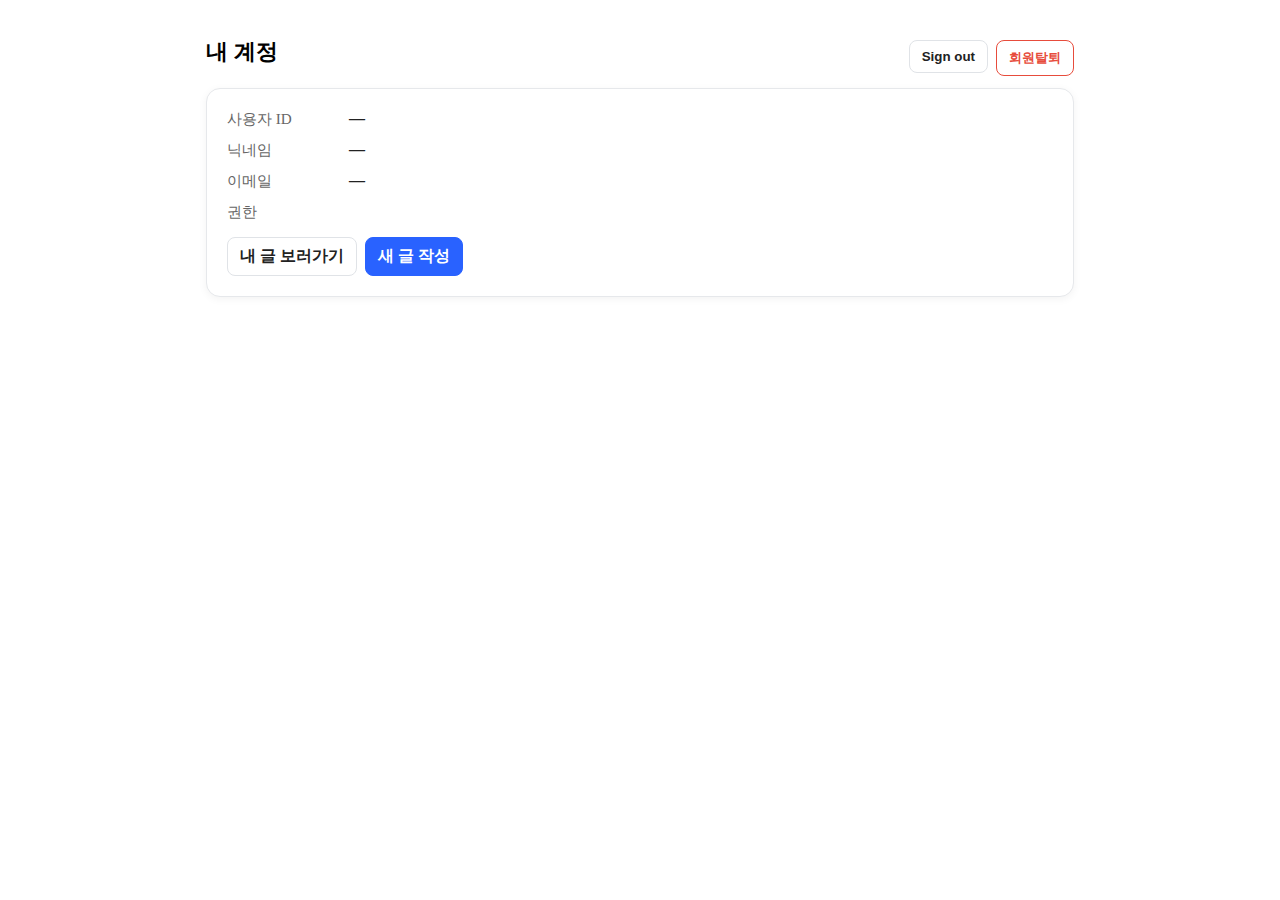
<file: backend/src/main/resources/templates/account/index.html>
<!DOCTYPE html>
<html lang="ko-KR"
      layout:decorate="~{layout}"
      xmlns:layout="http://www.ultraq.net.nz/thymeleaf/layout"
      xmlns:sec="https://www.thymeleaf.org/extras/spring-security"
      xmlns:th="http://www.thymeleaf.org">
<head>
    <title>내 계정</title>

    <style>
        .account-bg {
            padding: 18px 0 28px;
        }

        .account-wrap {
            max-width: 900px;
            margin: 0 auto;
            padding: 0 16px;
            box-sizing: border-box;
        }

        .account-head {
            display: flex;
            align-items: center;
            justify-content: space-between;
            margin-bottom: 12px;
        }

        .account-title {
            margin: 0;
            font-size: 1.4rem;
        }

        .account-card {
            background: #fff;
            border: 1px solid #e6e8eb;
            border-radius: 14px;
            padding: 20px;
            box-shadow: 0 2px 8px rgba(0, 0, 0, .05);
        }

        .account-list {
            display: grid;
            gap: 10px;
            margin: 0;
        }

        .account-row {
            display: flex;
            gap: 12px;
            align-items: baseline;
        }

        .account-row dt {
            width: 110px;
            color: #666;
            font-size: .95rem;
        }

        .account-row dd {
            margin: 0;
            font-weight: 700;
            color: #222;
        }

        .roles {
            display: flex;
            gap: 6px;
            flex-wrap: wrap;
        }

        .role-badge {
            padding: 2px 8px;
            border-radius: 999px;
            font-size: .85rem;
            font-weight: 700;
            color: #fff;
        }

        .role-badge.admin {
            background: #e74c3c;
        }

        .role-badge.mod {
            background: #f39c12;
        }

        .role-badge.user {
            background: #27ae60;
        }

        .account-actions {
            display: flex;
            gap: 8px;
            flex-wrap: wrap;
            margin-top: 14px;
        }

        .btn {
            appearance: none;
            border: 1px solid #e0e3e7;
            background: #fff;
            color: #222;
            border-radius: 8px;
            padding: 8px 12px;
            font-weight: 700;
            cursor: pointer;
        }

        .btn.primary {
            border-color: #2962ff;
            background: #2962ff;
            color: #fff;
        }

        .btn.danger {
            border-color: #e74c3c;
            color: #e74c3c;
            background: #fff;
        }

        .account-empty a {
            color: #2962ff;
            text-decoration: none;
            font-weight: 700;
        }

        @media (max-width: 720px) {
            .account-row {
                flex-direction: column;
                gap: 4px
            }

            .account-row dt {
                width: auto
            }
        }
    </style>
</head>
<body>
<section class="account-bg" layout:fragment="content">
    <div class="account-wrap">
        <div class="account-head">
            <h1 class="account-title">내 계정</h1>
            <div class="account-actions">
                <form method="post" style="margin:0" th:action="@{/auth/signout}">
                    <input th:if="${_csrf}" th:name="${_csrf.parameterName}" th:value="${_csrf.token}"
                           type="hidden"/>
                    <button class="btn" type="submit">Sign out</button>
                </form>
                <!-- 회원탈퇴 트리거 -->
                <button class="btn danger" data-modal-target="deleteAccountModal" type="button">회원탈퇴</button>
            </div>
        </div>

        <div class="account-card">
            <dl class="account-list">
                <div class="account-row">
                    <dt>사용자 ID</dt>
                    <dd sec:authentication="principal.appUser.userId">—</dd>
                </div>
                <div class="account-row">
                    <dt>닉네임</dt>
                    <dd sec:authentication="principal.appUser.nickname">—</dd>
                </div>
                <div class="account-row">
                    <dt>이메일</dt>
                    <dd sec:authentication="principal.appUser.email">—</dd>
                </div>
                <div class="account-row">
                    <dt>권한</dt>
                    <dd>
                        <div class="roles" th:with="roles=${#authentication.principal.appUser.roles}">
                <span class="role-badge"
                      th:classappend="${r.name()=='ADMIN'} ? ' admin' : (${r.name()=='MOD'} ? ' mod' : ' user')"
                      th:each="r : ${roles}"
                      th:text="${r}">USER</span>
                        </div>
                    </dd>
                </div>
            </dl>

            <div class="account-actions">
                <a class="btn" th:href="@{/posts}">내 글 보러가기</a>
                <a class="btn primary" th:href="@{/posts}">새 글 작성</a>
            </div>
        </div>

        <!-- 탈퇴 제출용 숨은 폼 -->
        <form id="deleteAccountForm" method="post" style="display:none" th:action="@{/account/delete}">
            <input th:if="${_csrf}" th:name="${_csrf.parameterName}" th:value="${_csrf.token}" type="hidden"/>
        </form>

        <!-- 모달 -->
        <div th:replace="~{fragments/modal :: confirm('deleteAccountModal','회원탈퇴','정말로 계정을 삭제하시겠습니까?<br>이 작업은 되돌릴 수 없습니다.','네, 탈퇴합니다','취소', true)}"></div>

        <script>
            // 모달에 제출 대상 폼 연결
            document.addEventListener('DOMContentLoaded', function () {
                var modal = document.getElementById('deleteAccountModal');
                if (modal) modal.setAttribute('data-modal-submit', '#deleteAccountForm');
            });
        </script>
    </div>
</section>
</body>
</html>
</file>
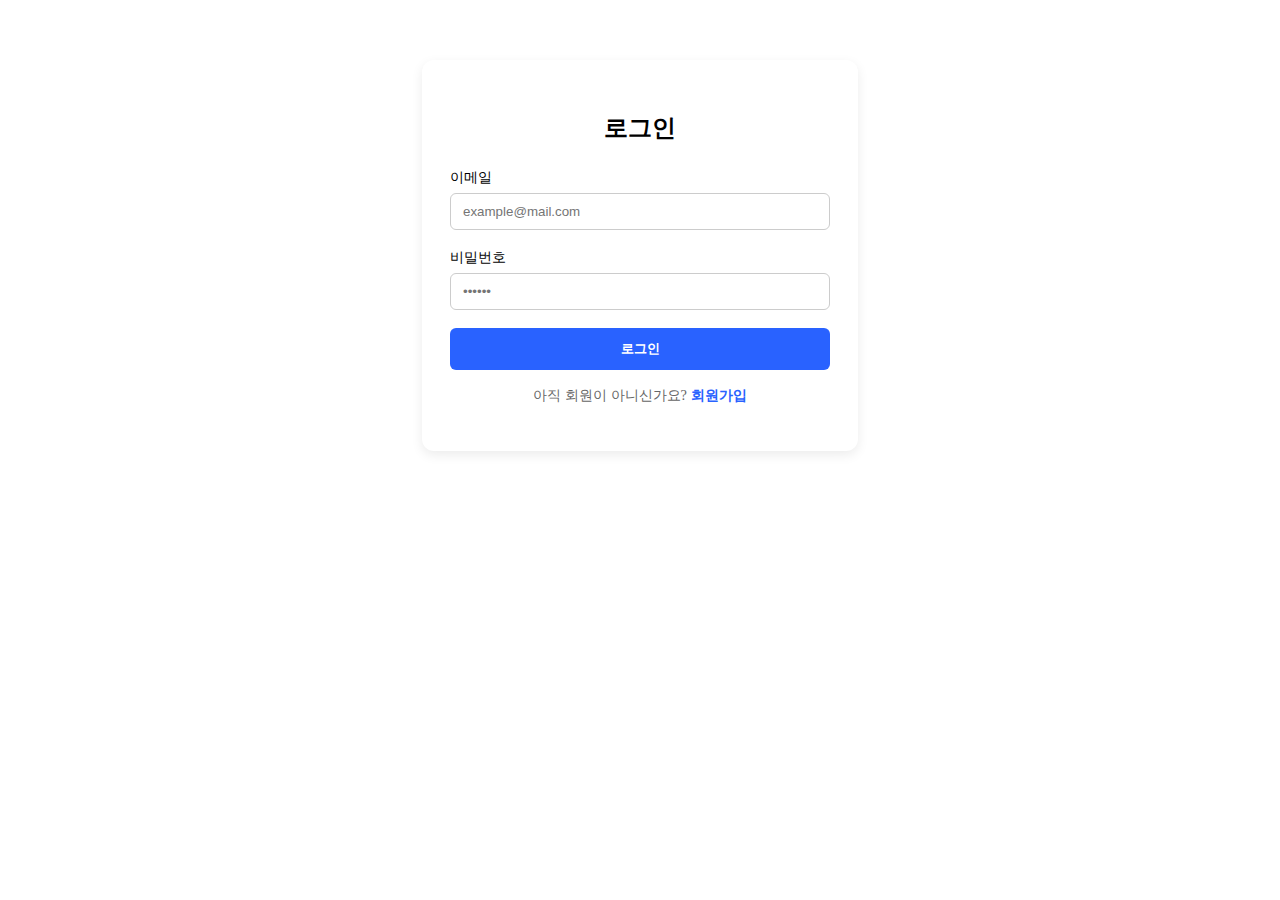
<file: backend/src/main/resources/templates/auth/signin.html>
<!DOCTYPE html>
<html lang="ko-KR"
      layout:decorate="~{layout}"
      xmlns:layout="http://www.ultraq.net.nz/thymeleaf/layout" xmlns:th="http://www.thymeleaf.org">
<head>
    <title>로그인</title>
    <style>
        .login-box {
            max-width: 380px;
            margin: 60px auto;
            padding: 32px 28px;
            background: #fff;
            border-radius: 12px;
            box-shadow: 0 4px 12px rgba(0, 0, 0, 0.08);
        }

        .login-title {
            text-align: center;
            margin-bottom: 24px;
        }

        .login-form {
            display: grid;
            gap: 18px;
        }

        .login-form .field label {
            font-size: 0.9rem;
            margin-bottom: 6px;
            display: block;
        }

        .login-form .field input {
            width: 100%;
            padding: 10px 12px;
            border: 1px solid #ccc;
            border-radius: 6px;
            box-sizing: border-box;
        }

        .login-form .field input:focus {
            border-color: #2980b9;
            outline: none;
            box-shadow: 0 0 0 2px rgba(41, 128, 185, 0.2);
        }

        .login-btn {
            width: 100%;
            padding: 12px;
            background: #2962ff;
            color: white;
            border: none;
            border-radius: 6px;
            font-weight: 600;
            cursor: pointer;
        }

        .login-btn:hover {
            background: #1f4fe0;
        }

        .login-subtext {
            text-align: center;
            margin-top: 16px;
            font-size: 0.9rem;
            color: #666;
        }

        .login-subtext a {
            color: #2962ff;
            text-decoration: none;
            font-weight: 600;
        }
    </style>
</head>
<body>
<section class="login-box" layout:fragment="content">
    <h2 class="login-title">로그인</h2>

    <form class="login-form" method="post" th:action="@{/auth/signin}">
        <div class="field">
            <label for="email">이메일</label>
            <input id="email" name="email" placeholder="example@mail.com" required type="email"/>
        </div>

        <div class="field">
            <label for="password">비밀번호</label>
            <input id="password" name="password" placeholder="••••••" required type="password"/>
        </div>

        <div>
            <button class="login-btn" type="submit">로그인</button>
        </div>
    </form>

    <p class="login-subtext">
        아직 회원이 아니신가요?
        <a th:href="@{/auth/signup}">회원가입</a>
    </p>
</section>
</body>
</html>
</file>
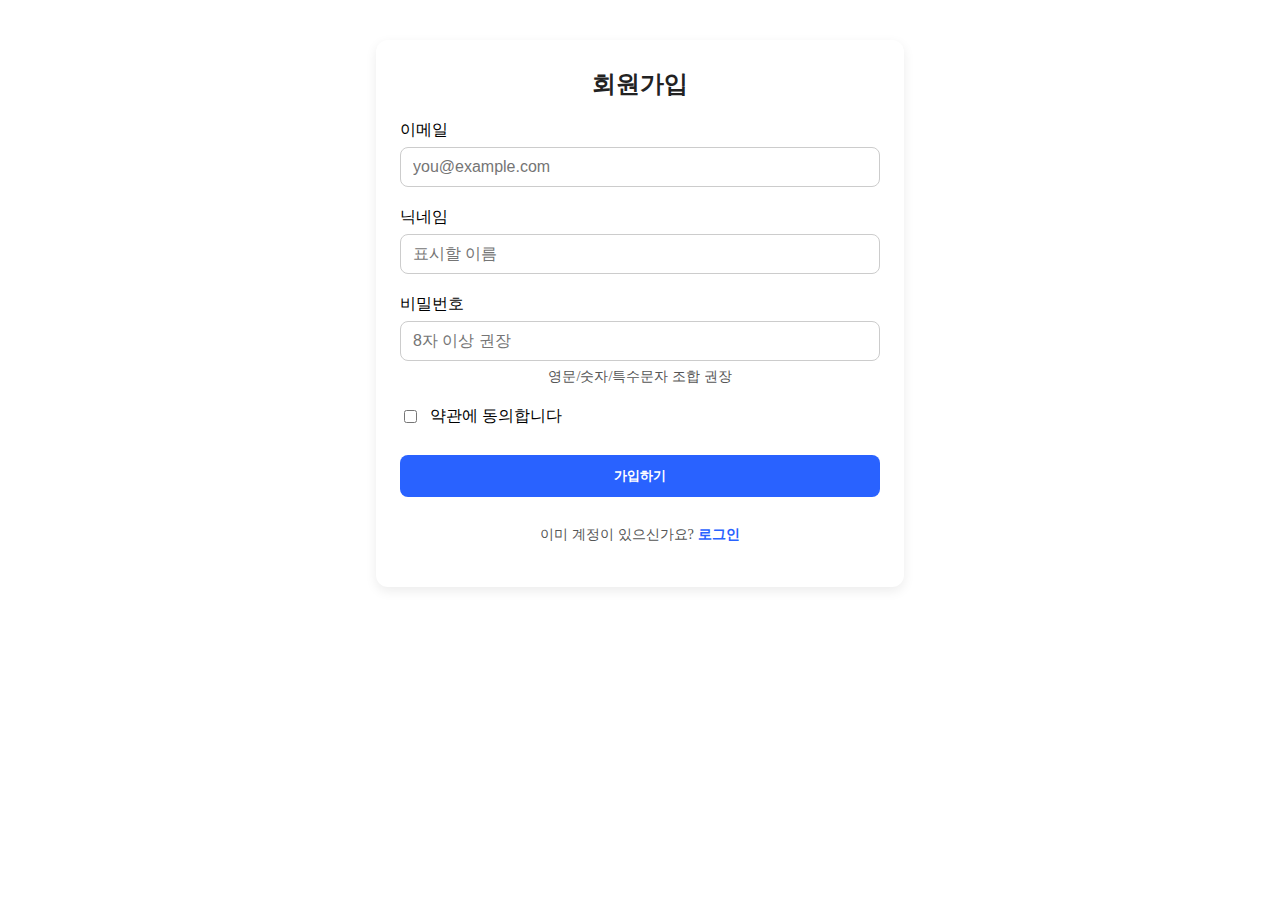
<file: backend/src/main/resources/templates/auth/signup.html>
<!DOCTYPE html>
<html lang="ko-KR"
      layout:decorate="~{layout}"
      xmlns:layout="http://www.ultraq.net.nz/thymeleaf/layout" xmlns:th="http://www.thymeleaf.org">
<head>
    <title>회원가입</title>
    <meta content="width=device-width, initial-scale=1" name="viewport"/>
    <style>
        .signup-box {
            max-width: 480px;
            margin: 40px auto;
            padding: 28px 24px;
            background: #fff;
            border-radius: 12px;
            box-shadow: 0 4px 12px rgba(0, 0, 0, .08);
        }

        .signup-title {
            text-align: center;
            margin: 0 0 20px;
            font-size: 1.5rem;
            color: #222;
        }

        .signup-form {
            display: grid;
            gap: 14px;
        }

        .signup-field {
            display: grid;
            gap: 6px;
        }

        .signup-row {
            display: flex;
            align-items: center;
            gap: 10px;
        }

        .signup-input {
            width: 100%;
            padding: 10px 12px;
            border: 1px solid #ccc;
            border-radius: 8px;
            font-size: 1rem;
            box-sizing: border-box;
        }

        .signup-input:focus {
            border-color: #2962ff;
            outline: none;
            box-shadow: 0 0 0 2px rgba(41, 98, 255, .2);
        }

        .signup-btn {
            padding: 12px;
            width: 100%;
            border: none;
            border-radius: 8px;
            background: #2962ff;
            color: #fff;
            font-weight: 700;
            cursor: pointer;
        }

        .signup-btn:hover {
            background: #1f4fe0;
        }

        .signup-error {
            color: #c0392b;
            font-size: .9rem;
        }

        .signup-notice {
            color: #555;
            font-size: .9rem;
            text-align: center;
        }

        .signup-link {
            color: #2962ff;
            text-decoration: none;
            font-weight: 600;
        }

        .signup-link:hover {
            text-decoration: underline;
        }
    </style>
</head>
<body>
<section class="signup-box" layout:fragment="content">
    <h2 class="signup-title">회원가입</h2>

    <!-- 전역 에러 -->
    <div class="signup-error" th:if="${globalError}" th:text="${globalError}"></div>

    <!-- form 객체 바인딩 -->
    <form class="signup-form" th:object="${form}" th:action="@{/auth/signup}" method="post">
        <!-- CSRF -->
        <input th:if="${_csrf}" th:name="${_csrf.parameterName}" th:value="${_csrf.token}" type="hidden"/>

        <div class="signup-field">
            <label for="email">이메일</label>
            <input class="signup-input" id="email" th:field="*{email}" placeholder="you@example.com" type="email" required/>
            <div class="signup-error" th:if="${#fields.hasErrors('email')}" th:errors="*{email}"></div>
        </div>

        <div class="signup-field">
            <label for="nickname">닉네임</label>
            <input class="signup-input" id="nickname" th:field="*{nickname}" placeholder="표시할 이름" type="text" minlength="2" maxlength="30" required/>
            <div class="signup-error" th:if="${#fields.hasErrors('nickname')}" th:errors="*{nickname}"></div>
        </div>

        <div class="signup-field">
            <label for="password">비밀번호</label>
            <input class="signup-input" id="password" th:field="*{password}" placeholder="8자 이상 권장" type="password" minlength="8" required/>
            <div class="signup-notice">영문/숫자/특수문자 조합 권장</div>
            <div class="signup-error" th:if="${#fields.hasErrors('password')}" th:errors="*{password}"></div>
        </div>

        <div class="signup-row">
            <input id="terms" th:field="*{terms}" type="checkbox"/>
            <label for="terms">약관에 동의합니다</label>
        </div>
        <div class="signup-error" th:if="${#fields.hasErrors('terms')}" th:errors="*{terms}"></div>

        <button class="signup-btn" type="submit">가입하기</button>

        <p class="signup-notice">
            이미 계정이 있으신가요? <a class="signup-link" th:href="@{/auth/signin}">로그인</a>
        </p>
    </form>
</section>
</body>
</html>
</file>
